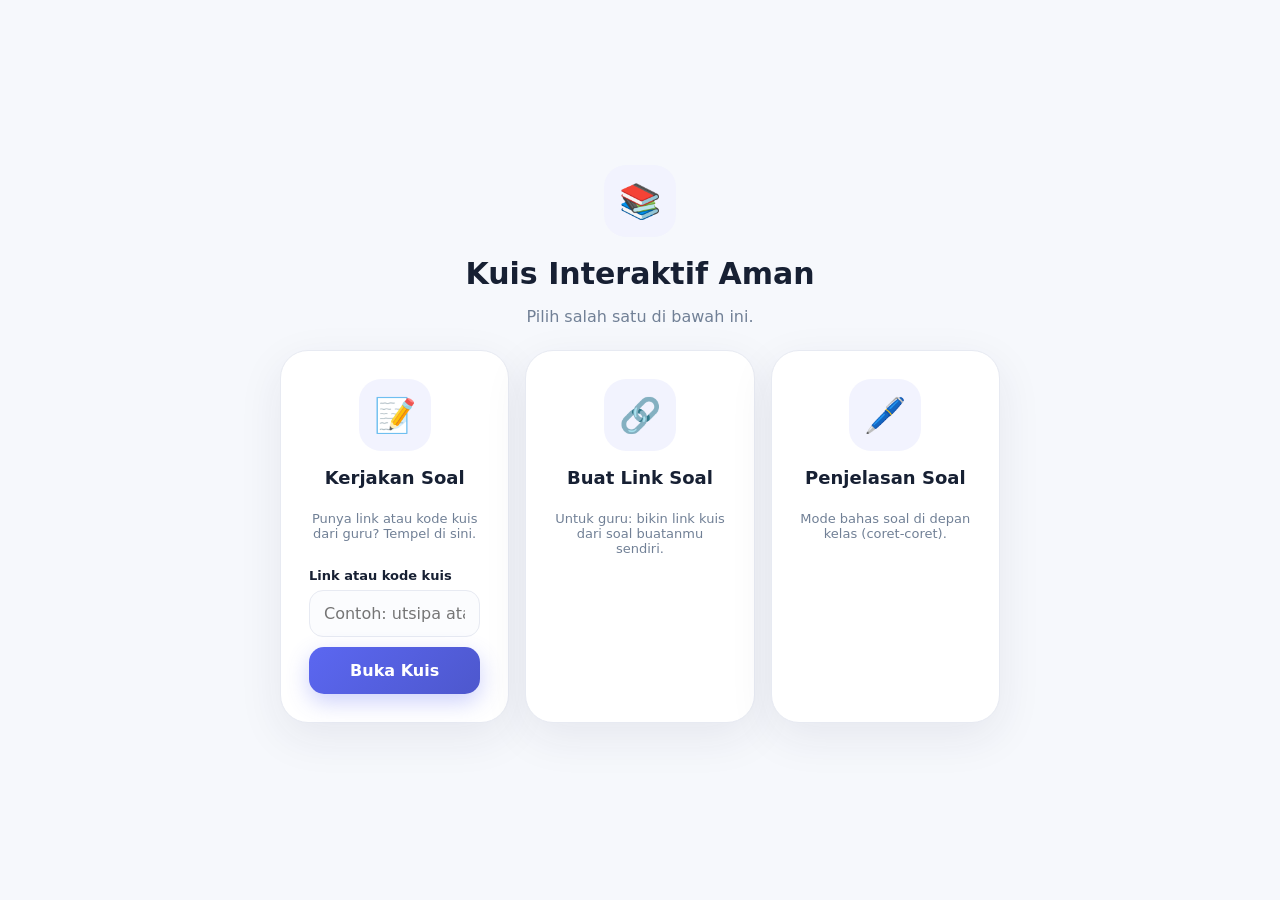
<file: index.html>
<!DOCTYPE html>
<html lang="id">
<head>
<meta charset="UTF-8">
<meta name="viewport" content="width=device-width, initial-scale=1.0, viewport-fit=cover">
<title>Kuis Interaktif</title>
<link rel="stylesheet" href="styles.css">
</head>
<body>
<div class="app">
  <header class="top" id="quizHeader">
    <!-- Teks di sini diisi ulang oleh quiz-engine.js lewat getConfig() (elemen opsional
         #quizBrand/#quizTitle/#quizDesc/#badgePG/#badgeEssay). Teks default di bawah
         ini SENGAJA generik supaya tetap masuk akal kalau getConfig() gagal/timeout
         (lihat blueprint 16.6 -- jangan blank). -->
    <div class="brand" id="quizBrand">Quiz Interaktif</div>
    <div class="progress-wrap"><div class="progress" id="progress"></div></div>
  </header>

  <main class="content">
    <section class="page active" id="introPage">
      <div class="card intro">
        <div class="icon">📝</div>
        <h1 id="quizTitle">Kuis Interaktif</h1>
        <p id="quizDesc">Uji pemahamanmu lewat kuis interaktif ini.</p>
        <div class="meta">
          <span class="badge" id="badgePG">Pilihan Ganda</span>
          <span class="badge" id="badgeEssay">Essay</span>
          <span class="badge">Tanpa Timer</span>
        </div>
        <div class="field"><label for="nama">Nama</label><input id="nama" type="text" placeholder="Masukkan nama"></div>
        <div class="field"><label for="kelas">Kelas</label><input id="kelas" type="text" placeholder="Contoh: IX A"></div>
      </div>
    </section>

    <section class="page" id="resultPage">
      <div class="card result">
        <div class="icon">🎉</div>
        <h1>Quiz Selesai!</h1>
        <p id="studentInfo"></p>
        <div class="score" id="score">0/100</div>
        <p>Nilai pilihan ganda dihitung otomatis. Jawaban essay dapat diperiksa oleh guru.</p>
        <div class="review" id="review"></div>
      </div>
    </section>

    <!-- M8.2: Home Screen -- hanya tampil kalau halaman ini dibuka TANPA query string
         sama sekali (bukan ?src=/?<kode> dari link guru). display:none default di
         styles.css, ditoggle sinkron oleh script inline di bawah SEBELUM quiz-engine.js
         dimuat, supaya tidak ada flash konten kuis. Sengaja di luar sistem .page/show()
         quiz-engine.js biar tidak mengubah index array pages(). -->
    <section class="home" id="homeScreen">
      <div class="home-intro">
        <div class="icon">📚</div>
        <h1>Kuis Interaktif Aman</h1>
        <p>Pilih salah satu di bawah ini.</p>
      </div>
      <div class="home-grid">
        <div class="card home-card">
          <div class="icon">📝</div>
          <h2>Kerjakan Soal</h2>
          <p class="small">Punya link atau kode kuis dari guru? Tempel di sini.</p>
          <div class="field">
            <label for="homeKode">Link atau kode kuis</label>
            <input id="homeKode" type="text" placeholder="Contoh: utsipa atau link lengkap dari guru">
          </div>
          <p class="small home-error" id="homeKodeError" hidden></p>
          <button class="btn-primary" id="homeKodeBtn" type="button">Buka Kuis</button>
        </div>

        <a class="card home-card home-card-link" href="wizard/">
          <div class="icon">🔗</div>
          <h2>Buat Link Soal</h2>
          <p class="small">Untuk guru: bikin link kuis dari soal buatanmu sendiri.</p>
        </a>

        <a class="card home-card home-card-link" href="coretan/">
          <div class="icon">🖊️</div>
          <h2>Penjelasan Soal</h2>
          <p class="small">Mode bahas soal di depan kelas (coret-coret).</p>
        </a>
      </div>
    </section>
  </main>

  <nav class="nav" id="quizNav">
    <button class="btn-secondary" id="backBtn" onclick="back()" disabled>Kembali</button>
    <button class="btn-primary" id="nextBtn" onclick="next()" disabled>Memuat soal...</button>
  </nav>
</div>

<script>
  // M8.2: dijalankan sinkron SEBELUM quiz-engine.js dimuat (bukan menunggu
  // DOMContentLoaded/network), supaya tidak ada flash tampilan kuis generik dulu baru
  // ganti ke Home Screen. Kondisi persis sama dengan guard di quiz-engine.js
  // (!window.location.search) -- kalau ada ?src= atau ?<kode> apapun, blok ini
  // dilewati dan halaman jalan seperti quiz-runner biasa, link lama tidak berubah.
  if (!window.location.search) {
    document.getElementById("quizHeader").style.display = "none";
    document.getElementById("introPage").style.display = "none";
    document.getElementById("quizNav").style.display = "none";
    document.getElementById("homeScreen").style.display = "block";
  }

  // M8.2: tombol "Kerjakan Soal" di Home Screen -- terima kode pendek (mis. "utsipa")
  // ATAU link lengkap yang sudah dibagikan guru (mis. ".../asesmen/?utsipa" atau
  // ".../asesmen/?src=..."), lalu redirect ke query string yang sesuai di halaman ini
  // juga. Tidak menebak/memvalidasi isi kode -- validasi kode pendek tetap tanggung
  // jawab resolveKode_() di quiz-engine.js seperti biasa setelah redirect.
  document.getElementById("homeKodeBtn").addEventListener("click", function () {
    var input = document.getElementById("homeKode");
    var errorEl = document.getElementById("homeKodeError");
    var raw = input.value.trim();
    errorEl.hidden = true;
    if (!raw) {
      errorEl.textContent = "Isi dulu link atau kode kuisnya.";
      errorEl.hidden = false;
      return;
    }
    var queryIndex = raw.indexOf("?");
    var query = queryIndex >= 0 ? raw.slice(queryIndex + 1) : raw;
    query = query.trim();
    if (!query) {
      errorEl.textContent = "Link atau kode yang ditempel tidak dikenali.";
      errorEl.hidden = false;
      return;
    }
    window.location.href = window.location.pathname + "?" + query;
  });
</script>
<!-- Tidak ada config.js di sini -- URL Apps Script datang dari parameter ?src= di query
     string (lihat resolveScriptUrl() di quiz-engine.js, blueprint 16.6). Satu halaman ini
     dipakai ulang untuk semua paket kuis, hanya beda ?src=... di link yang dibagikan guru. -->
<script src="quiz-engine.js"></script>
</body>
</html>
</file>
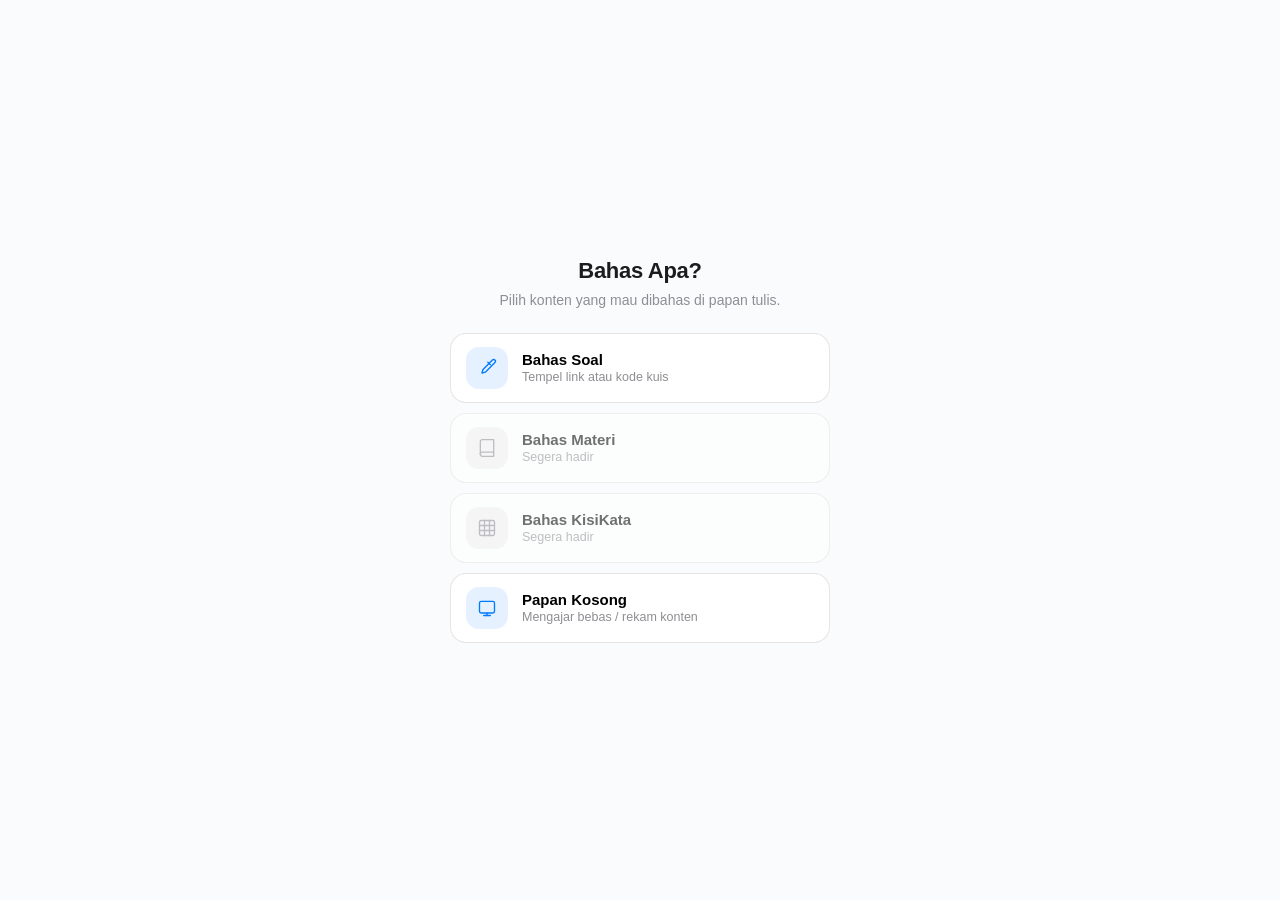
<file: coretan/index.html>
<!DOCTYPE html>
<html lang="id">
<head>
<meta charset="UTF-8">
<meta name="viewport" content="width=device-width, initial-scale=1.0, viewport-fit=cover, maximum-scale=1.0, user-scalable=no">
<title>Bahas Soal</title>
<link rel="stylesheet" href="coretan.css">
</head>
<body>
<div class="app">
  <!-- Selector: tampil kalau dibuka tanpa query string sama sekali (titik
       masuk paling awal). 4 kandidat konten yang bisa dibahas di papan tulis
       (blueprint 20.7) -- Materi & KisiKata masih placeholder (belum ada
       datanya), Bahas Soal & Papan Kosong sudah aktif. Ditoggle lewat class
       .is-hidden, sama seperti gate/board. -->
  <section class="selector-page" id="selectorPage">
    <div class="selector-card">
      <h1>Bahas Apa?</h1>
      <p class="selector-desc">Pilih konten yang mau dibahas di papan tulis.</p>
      <div class="selector-options">
        <button class="selector-opt" id="selectBahasSoal" type="button">
          <span class="selector-opt-icon">
            <svg viewBox="0 0 24 24" fill="none" stroke="currentColor" stroke-width="1.6" stroke-linecap="round" stroke-linejoin="round"><path d="M18.5 2.5a2.1 2.1 0 0 1 3 3L10 17l-4 1 1-4Z"/><path d="M13 5l3 3"/></svg>
          </span>
          <span class="selector-opt-label"><strong>Bahas Soal</strong><small>Tempel link atau kode kuis</small></span>
        </button>
        <button class="selector-opt selector-opt-soon" id="selectMateri" type="button">
          <span class="selector-opt-icon">
            <svg viewBox="0 0 24 24" fill="none" stroke="currentColor" stroke-width="1.6" stroke-linecap="round" stroke-linejoin="round"><path d="M4 19.5A2.5 2.5 0 0 1 6.5 17H20"/><path d="M6.5 2H20v20H6.5A2.5 2.5 0 0 1 4 19.5v-15A2.5 2.5 0 0 1 6.5 2Z"/></svg>
          </span>
          <span class="selector-opt-label"><strong>Bahas Materi</strong><small>Segera hadir</small></span>
        </button>
        <button class="selector-opt selector-opt-soon" id="selectKisiKata" type="button">
          <span class="selector-opt-icon">
            <svg viewBox="0 0 24 24" fill="none" stroke="currentColor" stroke-width="1.6" stroke-linecap="round" stroke-linejoin="round"><rect x="3" y="3" width="18" height="18" rx="2"/><path d="M3 9h18"/><path d="M3 15h18"/><path d="M9 3v18"/><path d="M15 3v18"/></svg>
          </span>
          <span class="selector-opt-label"><strong>Bahas KisiKata</strong><small>Segera hadir</small></span>
        </button>
        <button class="selector-opt" id="selectPapanKosong" type="button">
          <span class="selector-opt-icon">
            <svg viewBox="0 0 24 24" fill="none" stroke="currentColor" stroke-width="1.6" stroke-linecap="round" stroke-linejoin="round"><rect x="3" y="4" width="18" height="14" rx="2"/><path d="M8 21h8"/><path d="M12 18v3"/></svg>
          </span>
          <span class="selector-opt-label"><strong>Papan Kosong</strong><small>Mengajar bebas / rekam konten</small></span>
        </button>
      </div>
    </div>
  </section>

  <!-- Gate: tampil kalau opsi "Bahas Soal" dipilih dari selector. Ditoggle
       lewat class .is-hidden di JS -- SENGAJA tidak pakai atribut `hidden`
       lagi (bug sebelumnya: CSS .gate{display:flex} menang lawan aturan
       bawaan browser [hidden]{display:none}, jadi dua halaman kelihatan
       bersamaan). .is-hidden{display:none!important} di CSS selalu menang. -->
  <section class="gate is-hidden" id="gatePage">
    <div class="gate-card">
      <button class="gate-back" id="gateBackBtn" type="button" aria-label="Kembali">
        <svg viewBox="0 0 24 24" fill="none" stroke="currentColor" stroke-width="2" stroke-linecap="round" stroke-linejoin="round"><path d="M15 5l-7 7 7 7"/></svg> Kembali
      </button>
      <div class="gate-icon">
        <svg viewBox="0 0 24 24" fill="none" stroke="currentColor" stroke-width="1.6" stroke-linecap="round" stroke-linejoin="round"><path d="M18.5 2.5a2.1 2.1 0 0 1 3 3L10 17l-4 1 1-4Z"/><path d="M13 5l3 3"/></svg>
      </div>
      <h1>Bahas Soal</h1>
      <p class="gate-desc">Tempel link atau kode kuis yang sama dengan link "Kerjakan Soal" yang dibagikan ke siswa.</p>
      <input id="gateKode" class="gate-input" type="text" placeholder="Contoh: utsipa atau link lengkap" autocomplete="off">
      <p class="gate-error" id="gateError" hidden></p>
      <button class="gate-btn" id="gateBtn" type="button">Buka</button>
    </div>
  </section>

  <!-- Board: papan tulis coret-coret. -->
  <section class="board-page is-hidden" id="boardPage">
    <div class="stage" id="boardStage">

      <header class="hud-top">
        <button class="hud-icon" id="homeBtn" aria-label="Kembali ke beranda">
          <svg viewBox="0 0 24 24" fill="none" stroke="currentColor" stroke-width="1.8" stroke-linecap="round" stroke-linejoin="round"><path d="M15 5l-7 7 7 7"/></svg>
        </button>
        <div class="hud-title" id="boardTitle">Memuat…</div>
        <div class="hud-right">
          <button class="hud-icon" id="resetViewBtn" aria-label="Kembali ke ukuran normal">
            <svg viewBox="0 0 24 24" fill="none" stroke="currentColor" stroke-width="1.8" stroke-linecap="round" stroke-linejoin="round"><path d="M4 9V5a1 1 0 0 1 1-1h4"/><path d="M20 9V5a1 1 0 0 0-1-1h-4"/><path d="M4 15v4a1 1 0 0 0 1 1h4"/><path d="M20 15v4a1 1 0 0 1-1 1h-4"/></svg>
          </button>
          <button class="hud-icon" id="clearAllBtn" aria-label="Hapus semua coretan">
            <svg viewBox="0 0 24 24" fill="none" stroke="currentColor" stroke-width="1.7" stroke-linecap="round" stroke-linejoin="round"><path d="M4 7h16"/><path d="M9 7V5a1 1 0 0 1 1-1h4a1 1 0 0 1 1 1v2"/><path d="M6 7l1 13a1 1 0 0 0 1 1h8a1 1 0 0 0 1-1l1-13"/><path d="M10 11v6"/><path d="M14 11v6"/></svg>
          </button>
        </div>
      </header>

      <div class="board" id="board">
        <div class="board-content" id="boardContent">
          <p class="board-loading" id="boardLoading">Memuat soal…</p>
        </div>
        <canvas class="board-canvas" id="boardCanvas"></canvas>
        <div class="ref-images" id="refImages"></div>
      </div>

      <button class="hud-nav hud-nav-prev" id="prevBtn" aria-label="Soal sebelumnya">
        <svg viewBox="0 0 24 24" fill="none" stroke="currentColor" stroke-width="2" stroke-linecap="round" stroke-linejoin="round"><path d="M15 5l-7 7 7 7"/></svg>
      </button>
      <button class="hud-nav hud-nav-next" id="nextBtn" aria-label="Soal berikutnya">
        <svg viewBox="0 0 24 24" fill="none" stroke="currentColor" stroke-width="2" stroke-linecap="round" stroke-linejoin="round"><path d="M9 5l7 7-7 7"/></svg>
      </button>

      <!-- Submenu alat -- muncul saat tombol spidol/stabilo/penghapus diketuk,
           hilang begitu mulai menulis. Baris yang tampil bergantung alatnya
           (lihat PANEL_ROWS di coretan-engine.js). -->
      <div class="panel is-hidden" id="toolPanel" role="group" aria-label="Pengaturan alat">
        <canvas class="panel-preview" id="panelPreview" aria-hidden="true"></canvas>
        <div class="panel-presets" data-key="preset" role="group" aria-label="Preset spidol">
          <button type="button" class="preset-chip" data-preset="tulisan">Tulisan</button>
          <button type="button" class="preset-chip" data-preset="sketsa">Sketsa</button>
          <button type="button" class="preset-chip" data-preset="tebal">Tebal</button>
        </div>
        <div class="panel-colors" data-key="color">
          <button class="swatch" data-color="#1c1c1e" style="background:#1c1c1e" aria-label="Hitam"></button>
          <button class="swatch" data-color="#ff453a" style="background:#ff453a" aria-label="Merah"></button>
          <button class="swatch" data-color="#ff9f0a" style="background:#ff9f0a" aria-label="Oranye"></button>
          <button class="swatch" data-color="#ffd60a" style="background:#ffd60a" aria-label="Kuning"></button>
          <button class="swatch" data-color="#32d74b" style="background:#32d74b" aria-label="Hijau"></button>
          <button class="swatch" data-color="#0a84ff" style="background:#0a84ff" aria-label="Biru"></button>
          <button class="swatch" data-color="#bf5af2" style="background:#bf5af2" aria-label="Ungu"></button>
        </div>
        <label class="panel-row" data-key="size">
          <span class="panel-label">Ukuran</span>
          <input type="range" id="setSize" min="2" max="24" step="1" value="4">
          <output>4</output>
        </label>
        <label class="panel-row" data-key="taper">
          <span class="panel-label">Lancip</span>
          <input type="range" id="setTaper" min="0" max="100" step="1" value="45">
          <output>45</output>
        </label>
        <label class="panel-row" data-key="dynamic">
          <span class="panel-label">Lebar dinamis</span>
          <input type="range" id="setDyn" min="0" max="100" step="1" value="50">
          <output>50</output>
        </label>
        <label class="panel-row" data-key="smooth">
          <span class="panel-label">Konstan</span>
          <input type="range" id="setSmooth" min="0" max="100" step="1" value="40">
          <output>40</output>
        </label>
        <label class="panel-row" data-key="stabilizer">
          <span class="panel-label">Stabilizer</span>
          <input type="range" id="setStab" min="0" max="100" step="1" value="75">
          <output>75</output>
        </label>
        <label class="panel-row" data-key="quick">
          <span class="panel-label">Goresan cepat</span>
          <input type="range" id="setQuick" min="0" max="100" step="1" value="80">
          <output>80</output>
        </label>
      </div>

      <!-- Umpan balik singkat untuk gestur 2 jari (undo/redo) & coret-hapus. -->
      <div class="toast is-hidden" id="toast" role="status" aria-live="polite"></div>

      <div class="dock" id="dock">
        <button class="dock-btn active" data-tool="pen" aria-label="Spidol">
          <svg viewBox="0 0 24 24" fill="none" stroke="currentColor" stroke-width="1.6" stroke-linecap="round" stroke-linejoin="round"><path d="M18.5 2.5a2.1 2.1 0 0 1 3 3L10 17l-4 1 1-4Z"/><path d="M13 5l3 3"/></svg>
        </button>
        <button class="dock-btn" data-tool="highlight" aria-label="Stabilo">
          <svg viewBox="0 0 24 24" fill="none" stroke="currentColor" stroke-width="1.6" stroke-linecap="round" stroke-linejoin="round"><path d="M6 13l4 4 8-8-4-4-8 8Z"/><path d="M8 21h8"/><path d="M4 21l2-2"/></svg>
        </button>
        <button class="dock-btn" data-tool="eraser" aria-label="Penghapus">
          <svg viewBox="0 0 24 24" fill="none" stroke="currentColor" stroke-width="1.6" stroke-linecap="round" stroke-linejoin="round"><path d="M3 15l8-8a2 2 0 0 1 3 0l5 5a2 2 0 0 1 0 3l-5 5H8l-5-5a2 2 0 0 1 0-3Z"/><path d="M13 8l5 5"/></svg>
        </button>
        <button class="dock-btn" data-tool="select" aria-label="Pilih & atur gambar">
          <svg viewBox="0 0 24 24" fill="none" stroke="currentColor" stroke-width="1.6" stroke-linecap="round" stroke-linejoin="round"><path d="M5 3l6.2 16.2 2-6.4 6.4-2L5 3Z"/></svg>
        </button>
        <span class="dock-sep"></span>
        <label class="dock-btn dock-file" aria-label="Tambah gambar referensi">
          <svg viewBox="0 0 24 24" fill="none" stroke="currentColor" stroke-width="1.6" stroke-linecap="round" stroke-linejoin="round"><rect x="3.5" y="4.5" width="17" height="15" rx="2"/><circle cx="8.5" cy="9.5" r="1.4"/><path d="M21 15.5l-4.5-4.5-4 4-3-3-5.5 5.5"/></svg>
          <input type="file" id="imgInput" accept="image/*" hidden>
        </label>
      </div>

    </div>
  </section>
</div>
<script src="coretan-engine.js"></script>
</body>
</html>
</file>
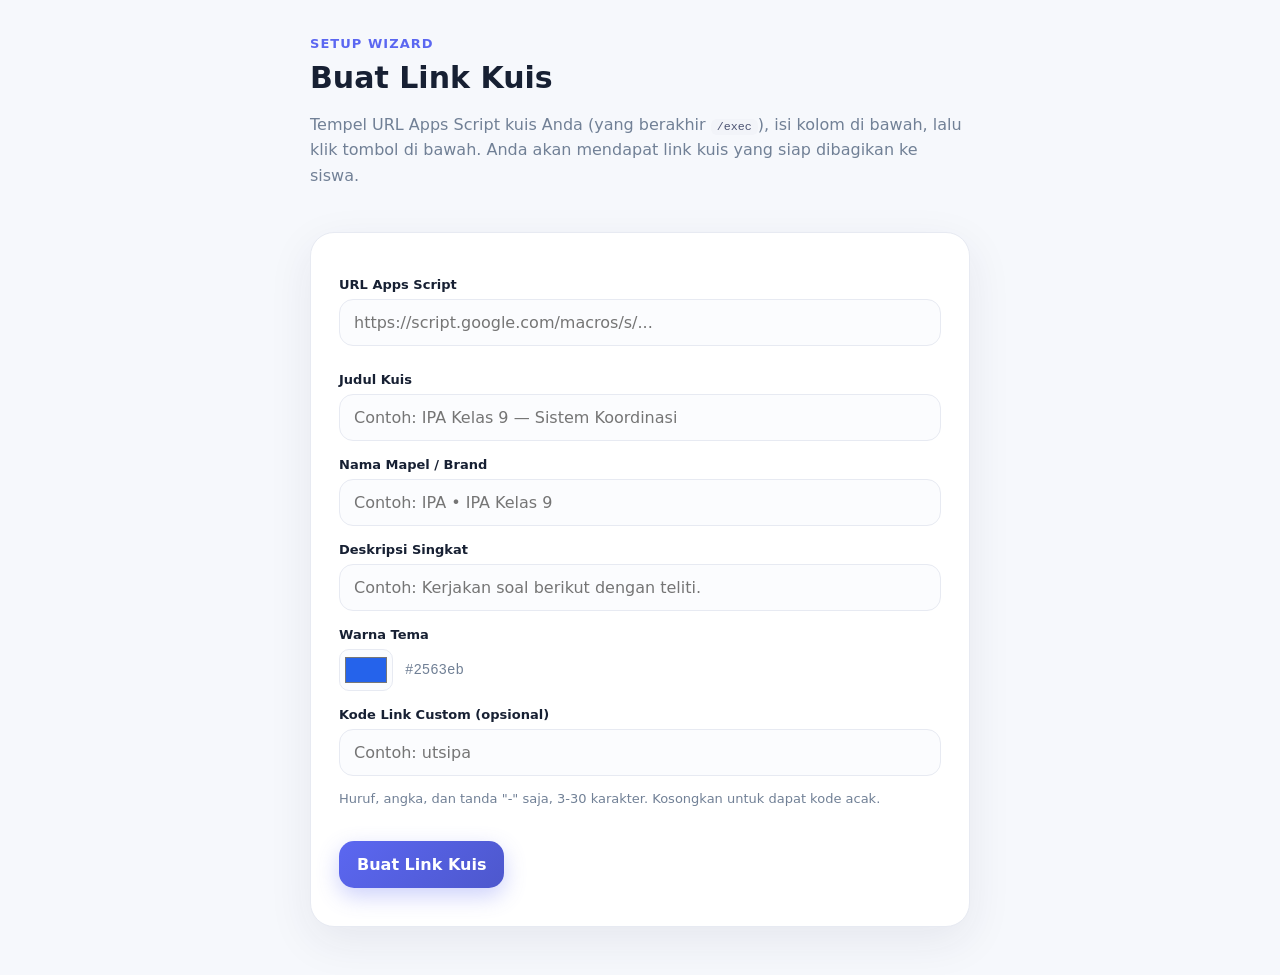
<file: wizard/index.html>
<!DOCTYPE html>
<html lang="id">
<head>
<meta charset="UTF-8">
<meta name="viewport" content="width=device-width, initial-scale=1.0, viewport-fit=cover">
<title>Setup Wizard — Buat Link Kuis</title>
<link rel="stylesheet" href="styles.css">
</head>
<body>
<div class="app">
  <header class="top">
    <div class="brand">Setup Wizard</div>
    <h1>Buat Link Kuis</h1>
    <p>Tempel URL Apps Script kuis Anda (yang berakhir <code>/exec</code>), isi kolom di bawah, lalu klik tombol di bawah. Anda akan mendapat link kuis yang siap dibagikan ke siswa.</p>
  </header>

  <main class="content">
    <form id="wizardForm" class="card wizard" novalidate>
      <div class="field">
        <label for="scriptUrl">URL Apps Script</label>
        <input type="url" id="scriptUrl" placeholder="https://script.google.com/macros/s/..." autocomplete="off">
        <p class="field-error" id="urlError"></p>
      </div>

      <div class="field">
        <label for="judul">Judul Kuis</label>
        <input type="text" id="judul" placeholder="Contoh: IPA Kelas 9 — Sistem Koordinasi">
      </div>

      <div class="field">
        <label for="brand">Nama Mapel / Brand</label>
        <input type="text" id="brand" placeholder="Contoh: IPA • IPA Kelas 9">
      </div>

      <div class="field">
        <label for="deskripsi">Deskripsi Singkat</label>
        <input type="text" id="deskripsi" placeholder="Contoh: Kerjakan soal berikut dengan teliti.">
      </div>

      <div class="field">
        <label for="warna">Warna Tema</label>
        <div class="color-row">
          <input type="color" id="warna" value="#2563eb">
          <span id="warnaText">#2563eb</span>
        </div>
      </div>

      <div class="field">
        <label for="kodeCustom">Kode Link Custom (opsional)</label>
        <input type="text" id="kodeCustom" placeholder="Contoh: utsipa" autocomplete="off">
        <p class="small">Huruf, angka, dan tanda "-" saja, 3-30 karakter. Kosongkan untuk dapat kode acak.</p>
        <p class="field-error" id="kodeCustomError"></p>
      </div>

      <button type="submit" id="submitBtn" class="btn-primary">Buat Link Kuis</button>
      <p class="field-error" id="formError"></p>
    </form>

    <section id="resultCard" class="card result hidden">
      <h2>Link Kuis Berhasil Dibuat</h2>
      <p class="small">Bagikan link ini ke siswa. Judul, deskripsi, dan warna sudah tersimpan di tab Config kuis Anda.</p>
      <div class="link-box">
        <input type="text" id="finalLink" readonly>
        <button type="button" id="copyBtn" class="btn-secondary">Salin</button>
      </div>
      <div class="qr-box">
        <div id="qrContainer"></div>
        <button type="button" id="downloadQrBtn" class="btn-secondary hidden">Download QR (SVG)</button>
      </div>
      <p class="warn hidden" id="selfTestWarn"></p>
      <p class="small">Mau buat kuis lain? <a href="#" id="resetLink">Mulai dari awal.</a></p>
    </section>
  </main>
</div>

<!-- M7.6 (blueprint 17.7): library QR di-vendor lokal (bukan CDN saat runtime),
     lihat PANDUAN-DEPLOY-SHORTENER.md untuk cara download qrcode-lib.js sekali. -->
<script src="qrcode-lib.js"></script>
<script src="wizard.js"></script>
</body>
</html>
</file>
<file: styles.css>
/* styles.css - quiz-runner
   Aset inti terpusat, dipakai ulang untuk SEMUA paket kuis (bukan per-produk lagi
   seperti quiz.css di M5). Satu-satunya kustomisasi visual per paket adalah
   --accent, yang di-set live oleh quiz-engine.js dari warna_tema (tab Config) lewat
   applyConfig() -- lihat blueprint 16.6/16.7. Kalau getConfig() gagal/belum sempat
   jalan, nilai default di bawah ini yang dipakai (tidak pernah blank/putih polos).
*/
:root{
  --bg:#f6f8fc; --card:#fff; --text:#172033; --muted:#718096;
  --accent:#5b67f1;
  --accent-soft: color-mix(in srgb, var(--accent) 18%, white);
  --accent-softer: color-mix(in srgb, var(--accent) 8%, white);
  --accent-dark: color-mix(in srgb, var(--accent) 85%, black);
  --line:#e7eaf2;
  --good:#18a66a; --bad:#e55353;
}
*{box-sizing:border-box}
body{
  margin:0; min-height:100vh; background:var(--bg); color:var(--text);
  font-family:Inter,system-ui,-apple-system,BlinkMacSystemFont,"Segoe UI",Arial,sans-serif;
}
.app{min-height:100vh; display:flex; flex-direction:column}
.top{
  padding:18px 20px 12px; max-width:760px; width:100%; margin:auto;
}
.brand{font-size:13px;font-weight:800;letter-spacing:.08em;text-transform:uppercase;color:var(--accent)}
.progress-wrap{margin-top:13px;height:7px;background:#e8eaf4;border-radius:99px;overflow:hidden}
.progress{height:100%;width:0;background:linear-gradient(90deg,var(--accent),var(--accent-dark));transition:.35s}
.content{flex:1;display:flex;align-items:center;justify-content:center;padding:16px 20px 28px}
.page{width:100%;max-width:700px;display:none;animation:up .3s ease}
.page.active{display:block}
@keyframes up{from{opacity:0;transform:translateY(10px)}to{opacity:1;transform:none}}
.card{
  background:var(--card);border:1px solid var(--line);border-radius:28px;
  padding:28px;box-shadow:0 14px 45px rgba(34,43,80,.08)
}
.intro{text-align:center;padding:38px 28px}
.icon{
  width:72px;height:72px;margin:0 auto 20px;border-radius:22px;
  display:grid;place-items:center;font-size:34px;
  background:var(--accent-softer)
}
h1{font-size:30px;line-height:1.15;margin:0 0 10px}
h2{font-size:22px;line-height:1.4;margin:0 0 22px}
p{color:var(--muted)}
.meta{display:flex;justify-content:center;gap:8px;flex-wrap:wrap;margin:20px 0 26px}
.badge{padding:8px 12px;background:#f2f4f9;border-radius:99px;font-size:13px;color:#586174}
.field{text-align:left;margin:12px 0}
label{display:block;font-size:13px;font-weight:700;margin-bottom:7px}
input[type=text],textarea{
  width:100%;border:1.5px solid var(--line);border-radius:14px;padding:13px 14px;
  font:inherit;outline:none;background:#fbfcfe
}
input[type=text]:focus,textarea:focus{border-color:var(--accent);background:white}
.option{
  position:relative;display:block;border:1.5px solid var(--line);border-radius:16px;
  padding:15px 16px;margin:10px 0;cursor:pointer;transition:.18s;background:#fff
}
.option:hover{border-color:var(--accent-soft);background:#fafaff}
.option input{position:absolute;opacity:0}
.option .letter{
  display:inline-grid;place-items:center;width:30px;height:30px;border-radius:10px;
  background:#f1f3f8;font-weight:800;margin-right:10px;color:#596273
}
.option.selected{border-color:var(--accent);background:var(--accent-softer);box-shadow:0 0 0 3px color-mix(in srgb, var(--accent) 15%, transparent)}
.option.selected .letter{background:var(--accent);color:white}
textarea{min-height:250px;resize:none;line-height:1.6}
.question-no{font-size:13px;color:var(--accent);font-weight:800;text-transform:uppercase;letter-spacing:.06em;margin-bottom:10px}
.nav{
  max-width:700px;width:100%;margin:auto;padding:0 20px 24px;
  display:flex;gap:10px
}
button{
  border:0;border-radius:15px;padding:14px 18px;font:inherit;font-weight:800;cursor:pointer
}
.btn-primary{flex:1;background:linear-gradient(135deg,var(--accent),var(--accent-dark));color:#fff;box-shadow:0 8px 22px color-mix(in srgb, var(--accent) 30%, transparent)}
.btn-secondary{background:#fff;color:#596273;border:1px solid var(--line)}
button:disabled{opacity:.4;cursor:not-allowed}
.result{text-align:center}
.score{
  font-size:54px;font-weight:900;margin:15px 0;
  background:linear-gradient(135deg,var(--accent),var(--accent-dark));
  -webkit-background-clip:text;background-clip:text;color:transparent
}
.review{text-align:left;margin-top:22px}
.review div{padding:11px 13px;border-radius:12px;margin:7px 0;font-size:14px}
.correct{background:#eafaf3;color:#13774e}.wrong{background:#fff0f0;color:#a93434}
.small{font-size:13px;color:var(--muted)}
/* M8.2: Home Screen -- default display:none, ditoggle "block" lewat script inline
   di index.html (bukan quiz-engine.js) kalau halaman dibuka tanpa query string.
   Sengaja bukan bagian sistem .page/.active biar tidak numpang di show()/pages(). */
#homeScreen{display:none; width:100%; max-width:760px; margin:0 auto; padding:32px 20px}
.home-intro{text-align:center; margin-bottom:24px}
.home-intro .icon{background:var(--accent-softer)}
.home-grid{display:grid; grid-template-columns:repeat(3,1fr); gap:16px}
.home-card{text-align:center; text-decoration:none; color:inherit; display:flex; flex-direction:column; align-items:center}
.home-card .icon{margin-bottom:14px}
.home-card h2{font-size:18px; margin:0 0 8px}
.home-card .field{width:100%; text-align:left; margin:14px 0 10px}
.home-card .btn-primary{width:100%}
.home-error{color:var(--bad)}
.home-card-link{transition:.18s}
.home-card-link:hover{border-color:var(--accent-soft); box-shadow:0 14px 45px rgba(34,43,80,.14)}
.home-card-soon{opacity:.6}
@media(max-width:680px){
  .home-grid{grid-template-columns:1fr}
}

@media(max-width:520px){
  .card{padding:22px;border-radius:23px}
  .intro{padding:30px 20px}
  h1{font-size:27px} h2{font-size:20px}
  .content{align-items:flex-start;padding-top:12px}
  .top{padding-top:15px}
}
</file>
<file: coretan/coretan.css>
:root {
  --ink: #1c1c1e;
  --muted: #8e8e93;
  --accent: #007aff;
  --board-bg: #fafbfc;
  --divider: rgba(60, 60, 67, 0.13);
  --glass: rgba(255, 255, 255, 0.78);
  --glass-strong: rgba(255, 255, 255, 0.92);
  --danger: #ff3b30;
}

* { box-sizing: border-box; -webkit-tap-highlight-color: transparent; }

html, body {
  margin: 0;
  height: 100%;
  overflow: hidden;
  background: var(--board-bg);
  color: var(--ink);
  font-family: -apple-system, BlinkMacSystemFont, "SF Pro Text", "Segoe UI", Roboto, sans-serif;
}

.app { height: 100%; }
.is-hidden { display: none !important; }

button { font-family: inherit; }

/* ===== Gate ===== */
.gate {
  height: 100%;
  display: flex;
  align-items: center;
  justify-content: center;
  padding: 28px;
  background: var(--board-bg);
}
.gate-card { max-width: 360px; width: 100%; text-align: center; }
.gate-icon {
  width: 56px;
  height: 56px;
  margin: 0 auto 18px;
  border-radius: 16px;
  background: rgba(0, 122, 255, 0.1);
  color: var(--accent);
  display: flex;
  align-items: center;
  justify-content: center;
}
.gate-icon svg { width: 26px; height: 26px; }
.gate-card h1 { font-size: 22px; font-weight: 700; margin: 0 0 8px; letter-spacing: -0.3px; }
.gate-desc { color: var(--muted); font-size: 14px; line-height: 1.5; margin: 0 0 24px; }
.gate-input {
  width: 100%;
  padding: 14px 16px;
  border: none;
  border-radius: 14px;
  background: #fff;
  box-shadow: inset 0 0 0 1px var(--divider);
  font-size: 16px;
  margin-bottom: 10px;
  text-align: center;
}
.gate-input:focus { outline: none; box-shadow: inset 0 0 0 1.5px var(--accent); }
.gate-error { color: var(--danger); font-size: 13px; margin: 0 0 10px; }
.gate-btn {
  width: 100%;
  padding: 14px;
  margin-top: 8px;
  border: none;
  border-radius: 14px;
  background: var(--accent);
  color: #fff;
  font-size: 16px;
  font-weight: 600;
  cursor: pointer;
}
.gate-btn:active { opacity: 0.75; }

/* ===== Selector (Bahas Apa?) ===== */
.selector-page {
  height: 100%;
  display: flex;
  align-items: center;
  justify-content: center;
  padding: 28px;
  background: var(--board-bg);
}
.selector-card { max-width: 380px; width: 100%; }
.selector-card h1 {
  font-size: 22px;
  font-weight: 700;
  margin: 0 0 6px;
  letter-spacing: -0.3px;
  text-align: center;
}
.selector-desc {
  color: var(--muted);
  font-size: 14px;
  line-height: 1.5;
  margin: 0 0 22px;
  text-align: center;
}
.selector-options { display: flex; flex-direction: column; gap: 10px; }
.selector-opt {
  display: flex;
  align-items: center;
  gap: 14px;
  width: 100%;
  padding: 14px 16px;
  border: none;
  border-radius: 16px;
  background: #fff;
  box-shadow: inset 0 0 0 1px var(--divider);
  text-align: left;
  cursor: pointer;
}
.selector-opt:active { opacity: 0.75; }
.selector-opt-icon {
  flex-shrink: 0;
  width: 42px;
  height: 42px;
  border-radius: 13px;
  background: rgba(0, 122, 255, 0.1);
  color: var(--accent);
  display: flex;
  align-items: center;
  justify-content: center;
}
.selector-opt-icon svg { width: 20px; height: 20px; }
.selector-opt-label { display: flex; flex-direction: column; gap: 2px; }
.selector-opt-label strong { font-size: 15px; font-weight: 600; }
.selector-opt-label small { font-size: 12.5px; color: var(--muted); }
/* Materi & KisiKata: belum ada datanya -- tetap bisa disentuh (kasih tahu
   "segera hadir"), tapi ditandai lebih pudar supaya kelihatan beda dari
   opsi yang sudah aktif (Bahas Soal, Papan Kosong). */
.selector-opt-soon { opacity: 0.55; }
.selector-opt-soon .selector-opt-icon { background: rgba(142, 142, 147, 0.12); color: var(--muted); }

/* Tombol kembali dari gate ke selector */
.gate-back {
  display: flex;
  align-items: center;
  gap: 4px;
  margin: 0 0 18px;
  border: none;
  background: none;
  color: var(--accent);
  font-size: 14px;
  font-weight: 600;
  padding: 4px 0;
  cursor: pointer;
}
.gate-back svg { width: 16px; height: 16px; }
.gate-back:active { opacity: 0.6; }

/* ===== Stage (board page) ===== */
.board-page { height: 100%; }
/* touch-action: none supaya cubit 2 jari dibaca aplikasi, bukan di-zoom browser. */
.stage { position: relative; height: 100%; background: var(--board-bg); touch-action: none; }

/* HUD atas: transparan, blur -- tidak makan tempat sebagai "bar" tebal */
.hud-top {
  position: absolute;
  top: 0; left: 0; right: 0;
  z-index: 20;
  display: flex;
  align-items: center;
  justify-content: space-between;
  padding: calc(10px + env(safe-area-inset-top, 0px)) 10px 10px;
  background: linear-gradient(rgba(250,251,252,0.95), rgba(250,251,252,0));
  pointer-events: none;
}
.hud-top > * { pointer-events: auto; }
.hud-title {
  font-size: 14px;
  font-weight: 600;
  color: var(--muted);
}
.hud-icon {
  width: 34px;
  height: 34px;
  border: none;
  border-radius: 50%;
  background: var(--glass);
  backdrop-filter: blur(12px) saturate(160%);
  -webkit-backdrop-filter: blur(12px) saturate(160%);
  color: var(--ink);
  display: flex;
  align-items: center;
  justify-content: center;
  box-shadow: 0 1px 3px rgba(0,0,0,0.08);
}
.hud-icon svg { width: 17px; height: 17px; }
.hud-icon:active { opacity: 0.6; }
.hud-right { display: flex; gap: 8px; }
#clearAllBtn { color: var(--danger); }

/* Board: full-bleed, tanpa kartu/border -- teks soal langsung di atas
   background, canvas transparan menutup semuanya. */
.board { position: relative; height: 100%; overflow: hidden; }
.board-content {
  position: absolute;
  inset: 0;
  padding: 76px 24px 100px;
  /* Tidak scroll sendiri lagi: soal panjang dijangkau dengan geser 2 jari.
     Zoom/geser diterapkan lewat transform dari JS. */
  overflow: visible;
  transform-origin: 0 0;
  z-index: 1;
}
.board-loading { color: var(--muted); text-align: center; margin-top: 60px; font-size: 15px; }
.q-no { font-size: 13px; color: var(--muted); margin-bottom: 8px; }
.board-content h2 { font-size: 20px; line-height: 1.45; font-weight: 600; margin: 0 0 18px; letter-spacing: -0.2px; }
.q-opsi { display: flex; flex-direction: column; }
.q-opsi-item {
  display: flex;
  gap: 12px;
  padding: 13px 2px;
  border-bottom: 1px solid var(--divider);
  font-size: 16px;
}
.q-opsi-item:last-child { border-bottom: none; }
.q-opsi-item .letter { font-weight: 700; color: var(--accent); flex-shrink: 0; width: 18px; }

.board-canvas { position: absolute; inset: 0; z-index: 3; touch-action: none; }

/* M8.5 (direvisi 18.2b): gambar referensi -- BISA LEBIH DARI SATU per soal.
   Urutan layer (bug lama diperbaiki): soal (z-index 1) < gambar referensi
   (z-index 2) < kanvas coretan (z-index 3) -- supaya goresan SELALU kelihatan
   di atas gambar yang ditempel, bukan malah ketiban gambar.
   Default TIDAK interaktif (pointer-events:none) supaya goresan pena/stabilo/
   penghapus bisa digambar tepat di atasnya tanpa terhalang; hanya saat tool
   "Pilih Gambar" aktif (class .editable ditambah lewat JS, kanvas coretan
   juga di-nonaktifkan sementara pointer-event-nya lewat JS) gambar jadi bisa
   digeser/diresize/dihapus. */
.ref-images { position: absolute; inset: 0; z-index: 2; pointer-events: none; transform-origin: 0 0; }
.ref-img-wrap {
  position: absolute;
  pointer-events: none;
  border: 1.5px dashed transparent;
  border-radius: 8px;
  touch-action: none;
  transition: border-color 0.15s;
}
.ref-images.editable .ref-img-wrap { pointer-events: auto; border-color: var(--accent); }
/* Tidak ada background putih paksa lagi -- PNG dengan area transparan harus
   tetap tembus pandang (memperlihatkan teks soal di baliknya), bukan ketiban
   kotak putih. */
.ref-img-wrap img { width: 100%; height: 100%; object-fit: contain; display: block; border-radius: 6px; }
.ref-img-remove {
  display: none;
  position: absolute;
  top: -11px; right: -11px;
  width: 24px; height: 24px;
  border-radius: 50%;
  border: 2px solid #fff;
  background: var(--danger);
  color: #fff;
  font-size: 12px;
  line-height: 1;
  cursor: pointer;
  transform: scale(var(--inv, 1));
}
.ref-img-resize {
  display: none;
  position: absolute;
  right: -6px; bottom: -6px;
  width: 15px; height: 15px;
  border-radius: 50%;
  background: var(--accent);
  border: 2px solid #fff;
  cursor: nwse-resize;
  transform: scale(var(--inv, 1));
}
.ref-images.editable .ref-img-remove,
.ref-images.editable .ref-img-resize { display: block; }

/* Chevron navigasi -- mengambang di tepi, bukan bar penuh */
.hud-nav {
  position: absolute;
  top: 50%;
  transform: translateY(-50%);
  z-index: 15;
  width: 38px;
  height: 38px;
  border: none;
  border-radius: 50%;
  background: var(--glass);
  backdrop-filter: blur(12px) saturate(160%);
  -webkit-backdrop-filter: blur(12px) saturate(160%);
  color: var(--ink);
  display: flex;
  align-items: center;
  justify-content: center;
  box-shadow: 0 1px 4px rgba(0,0,0,0.1);
}
.hud-nav:disabled { opacity: 0; pointer-events: none; }
.hud-nav svg { width: 16px; height: 16px; }
.hud-nav-prev { left: 8px; }
.hud-nav-next { right: 8px; }

/* Submenu alat -- muncul di atas dock, blur sama seperti dock. Tinggi dibatasi
   supaya di layar pendek (HP landscape) isinya bisa di-scroll, bukan terpotong. */
.panel {
  -webkit-user-select: none;
  user-select: none;
  position: absolute;
  left: 12px; right: 12px;
  bottom: calc(78px + env(safe-area-inset-bottom, 0px));
  z-index: 25;
  max-height: calc(100% - 140px);
  overflow-y: auto;
  background: var(--glass-strong);
  backdrop-filter: blur(20px) saturate(180%);
  -webkit-backdrop-filter: blur(20px) saturate(180%);
  border-radius: 18px;
  padding: 14px 16px 10px;
  box-shadow: 0 8px 24px rgba(0,0,0,0.12);
}
.panel:not(.is-hidden) { animation: panel-in 0.16s ease-out; }
@keyframes panel-in { from { opacity: 0; transform: translateY(6px); } to { opacity: 1; transform: none; } }
@media (prefers-reduced-motion: reduce) { .panel:not(.is-hidden) { animation: none; } }

.panel-preview {
  display: block;
  width: 100%; height: 56px;
  margin-bottom: 12px;
  border-radius: 12px;
  background: #fff;
  box-shadow: inset 0 0 0 1px var(--divider);
}
.panel-presets { display: flex; gap: 8px; margin-bottom: 10px; }
.preset-chip {
  flex: 1; height: 34px;
  border: 0; border-radius: 10px;
  background: rgba(0, 0, 0, 0.06);
  color: var(--ink);
  font: inherit; font-size: 13px; font-weight: 600;
  cursor: pointer;
}
.preset-chip.active { background: rgba(0, 122, 255, 0.12); color: var(--accent); box-shadow: inset 0 0 0 1.5px var(--accent); }
.panel-colors { display: flex; justify-content: space-between; margin-bottom: 8px; }
.swatch {
  width: 30px; height: 30px;
  border-radius: 50%;
  border: 2px solid transparent;
  padding: 0;
  cursor: pointer;
}
.swatch.active { border-color: var(--ink); box-shadow: 0 0 0 2px #fff inset; }
.panel-row { display: flex; align-items: center; gap: 10px; height: 36px; }
.panel-label { flex: 0 0 92px; font-size: 13px; font-weight: 600; }
.panel-row input[type="range"] { flex: 1; min-width: 0; accent-color: var(--accent); }
.panel-row output {
  flex: 0 0 26px;
  text-align: right;
  font-size: 12px;
  color: var(--muted);
  font-variant-numeric: tabular-nums;
}

/* Dock: satu baris ikon mengambang di bawah, kaca buram */
.dock {
  position: absolute;
  left: 12px; right: 12px;
  bottom: calc(14px + env(safe-area-inset-bottom, 0px));
  z-index: 20;
  display: flex;
  align-items: center;
  justify-content: space-around;
  gap: 2px;
  background: var(--glass-strong);
  backdrop-filter: blur(20px) saturate(180%);
  -webkit-backdrop-filter: blur(20px) saturate(180%);
  border-radius: 20px;
  padding: 8px;
  box-shadow: 0 6px 20px rgba(0,0,0,0.12);
}
.dock-btn {
  position: relative;
  flex: 1;
  height: 46px;
  border: none;
  background: transparent;
  border-radius: 14px;
  color: var(--ink);
  display: flex;
  align-items: center;
  justify-content: center;
  cursor: pointer;
}
.dock-btn svg { width: 21px; height: 21px; }
.dock-btn.active { background: rgba(0, 122, 255, 0.12); color: var(--accent); }
.dock-btn:active { opacity: 0.7; }
.dock-sep { width: 1px; height: 26px; background: var(--divider); flex: 0 0 1px; }
/* Garis warna kecil di bawah ikon spidol & stabilo (--c diisi dari JS). */
.dock-btn[data-tool="pen"]::after,
.dock-btn[data-tool="highlight"]::after {
  content: "";
  position: absolute;
  left: 50%; bottom: 5px;
  width: 14px; height: 3px;
  margin-left: -7px;
  border-radius: 2px;
  background: var(--c, #1c1c1e);
  box-shadow: 0 0 0 0.5px rgba(0,0,0,0.18);
}
.dock-file { position: relative; }

/* Toast kecil: umpan balik gestur (undo/redo/hapus) yang tidak punya tombol. */
.toast {
  position: absolute;
  left: 50%;
  bottom: calc(86px + env(safe-area-inset-bottom, 0px));
  transform: translateX(-50%);
  z-index: 30;
  padding: 8px 16px;
  border-radius: 999px;
  background: rgba(28, 28, 30, 0.86);
  color: #fff;
  font-size: 13px;
  font-weight: 600;
  pointer-events: none;
  white-space: nowrap;
}
</file>
<file: wizard/styles.css>
/* styles.css - Setup Wizard (M6.3)
   Halaman statis terpusat, dipakai bersama quiz-runner (M6.4: deploy bareng di hosting
   yang sama). Pakai token desain yang sama dengan quiz-runner/styles.css supaya dua
   halaman itu terlihat satu keluarga (--accent, --bg, --card, dst). Wizard tidak punya
   config/warna dari Sheet -- ini halaman ADMIN, bukan halaman siswa -- jadi --accent
   hardcode ke warna brand wizard, tidak diubah-ubah.
*/
:root{
  --bg:#f6f8fc; --card:#fff; --text:#172033; --muted:#718096;
  --accent:#5b67f1;
  --accent-soft: color-mix(in srgb, var(--accent) 18%, white);
  --accent-softer: color-mix(in srgb, var(--accent) 8%, white);
  --accent-dark: color-mix(in srgb, var(--accent) 85%, black);
  --line:#e7eaf2;
  --good:#18a66a; --bad:#e55353;
}
*{box-sizing:border-box}
body{
  margin:0; min-height:100vh; background:var(--bg); color:var(--text);
  font-family:Inter,system-ui,-apple-system,BlinkMacSystemFont,"Segoe UI",Arial,sans-serif;
}
.app{min-height:100vh; display:flex; flex-direction:column}
.top{max-width:700px;width:100%;margin:auto;padding:36px 20px 8px}
.brand{font-size:13px;font-weight:800;letter-spacing:.08em;text-transform:uppercase;color:var(--accent)}
h1{font-size:30px;line-height:1.15;margin:10px 0 8px}
p{color:var(--muted);line-height:1.6}
code{
  background:#f2f4f9;border-radius:6px;padding:1px 6px;
  font-size:.9em;color:#4a5271
}
.content{flex:1;max-width:700px;width:100%;margin:auto;padding:20px 20px 48px}
.card{
  background:var(--card);border:1px solid var(--line);border-radius:24px;
  padding:28px;box-shadow:0 14px 45px rgba(34,43,80,.08)
}
.hidden{display:none}
.field{margin:16px 0}
label{display:block;font-size:13px;font-weight:700;margin-bottom:7px}
input[type=text],input[type=url]{
  width:100%;border:1.5px solid var(--line);border-radius:14px;padding:13px 14px;
  font:inherit;outline:none;background:#fbfcfe
}
input[type=text]:focus,input[type=url]:focus{border-color:var(--accent);background:white}
.field-error{color:var(--bad);font-size:13px;margin:8px 0 0;min-height:2px}
.color-row{display:flex;align-items:center;gap:12px}
input[type=color]{
  width:54px;height:42px;border:1.5px solid var(--line);border-radius:10px;
  background:#fbfcfe;cursor:pointer;padding:3px
}
#warnaText{
  font-family:ui-monospace,SFMono-Regular,Menlo,Consolas,monospace;
  font-size:14px;color:var(--muted)
}
button{
  border:0;border-radius:15px;padding:14px 18px;font:inherit;font-weight:800;cursor:pointer
}
.btn-primary{flex:1;background:linear-gradient(135deg,var(--accent),var(--accent-dark));color:#fff;box-shadow:0 8px 22px color-mix(in srgb, var(--accent) 30%, transparent)}
.btn-secondary{background:#fff;color:#596273;border:1px solid var(--line)}
button:disabled{opacity:.4;cursor:not-allowed}
.link-box{display:flex;gap:10px}
.link-box input{
  flex:1;border:1.5px solid var(--line);border-radius:14px;padding:13px 14px;
  font:inherit;font-size:13px;outline:none;background:#fbfcfe;color:var(--text)
}
.link-box input:focus{border-color:var(--accent)}
.link-box button{flex-shrink:0}
.warn{
  margin:18px 0 0;border:1.5px solid var(--bad);border-radius:12px;
  background:#fff0f0;color:#a93434;font-size:14px;padding:12px 14px;line-height:1.5
}
.small{font-size:13px;color:var(--muted)}
.result{text-align:center}
.result h2{margin:0 0 10px}
.result p{text-align:center}
.result .link-box{text-align:left;margin-top:18px}
.result a{color:var(--accent);font-weight:700}
@media(max-width:520px){
  .card{padding:22px;border-radius:20px}
  h1{font-size:26px}
  .top{padding-top:26px}
}
</file>
